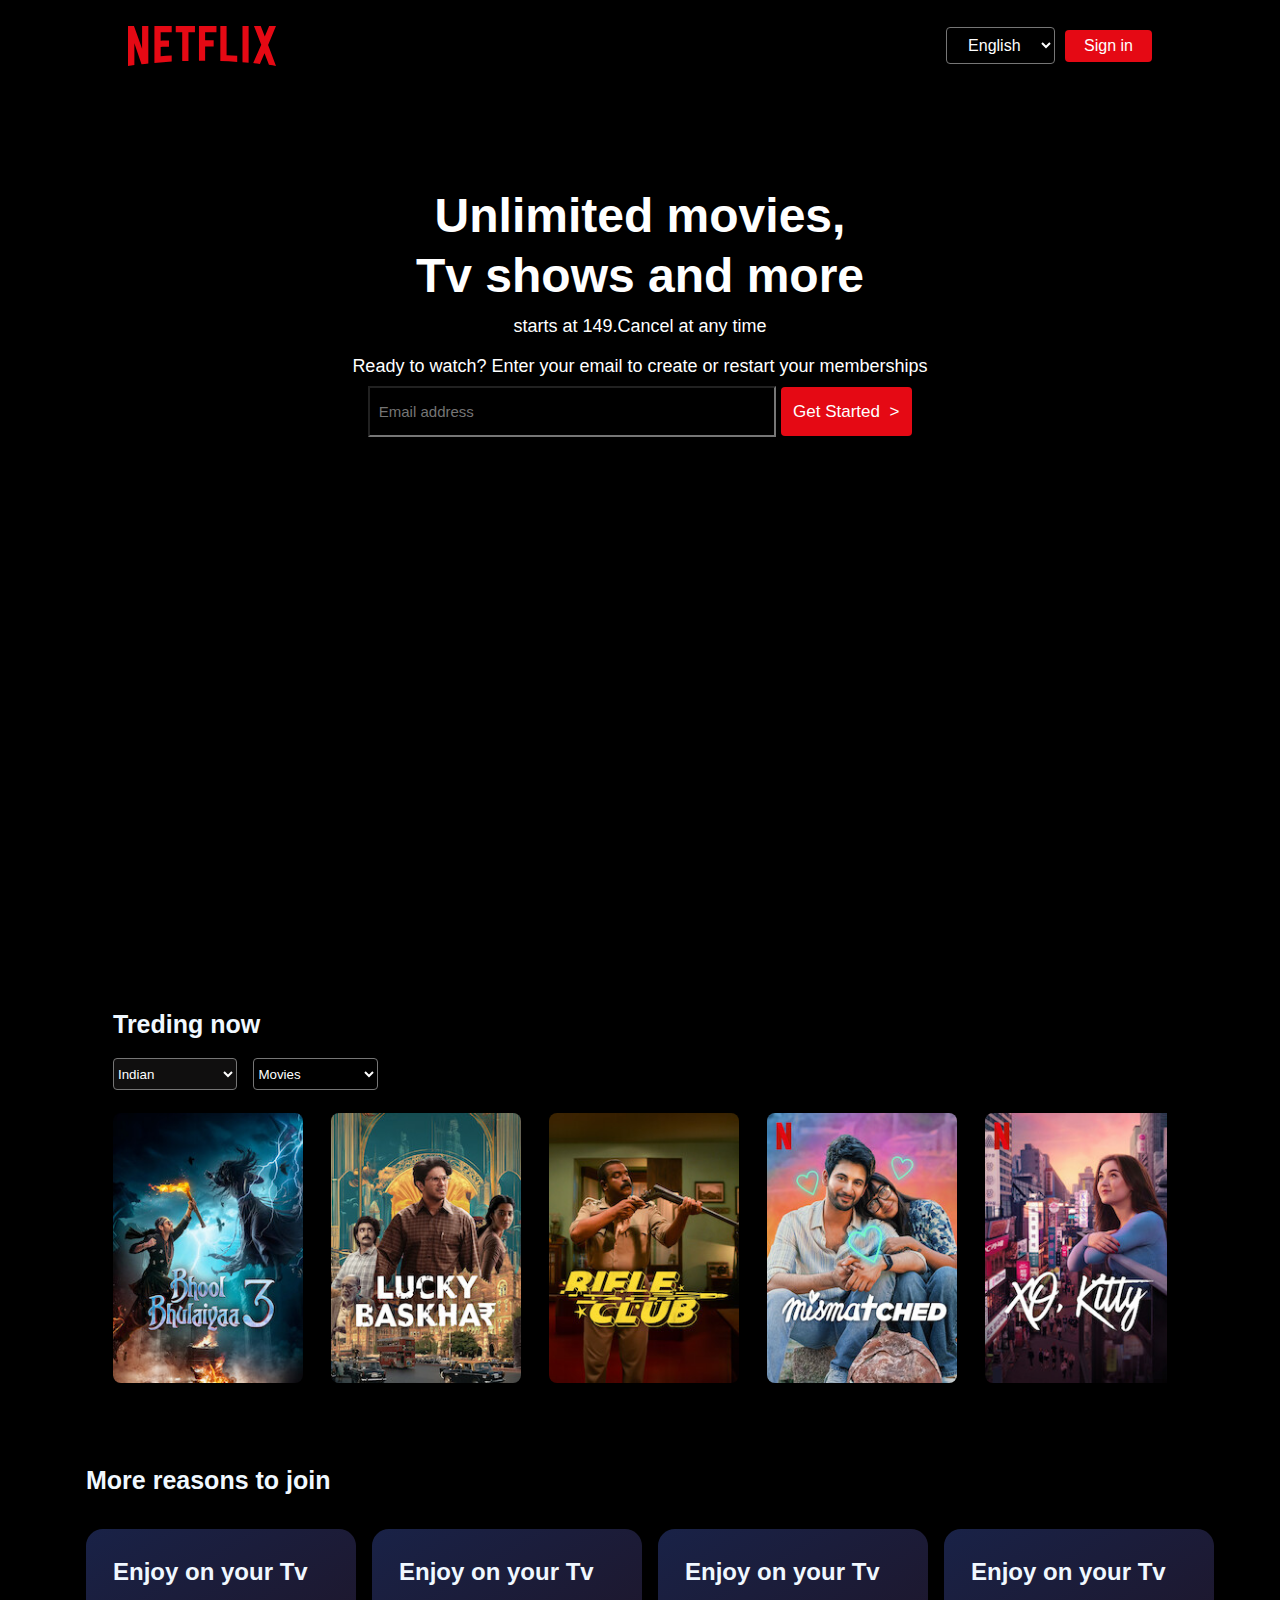
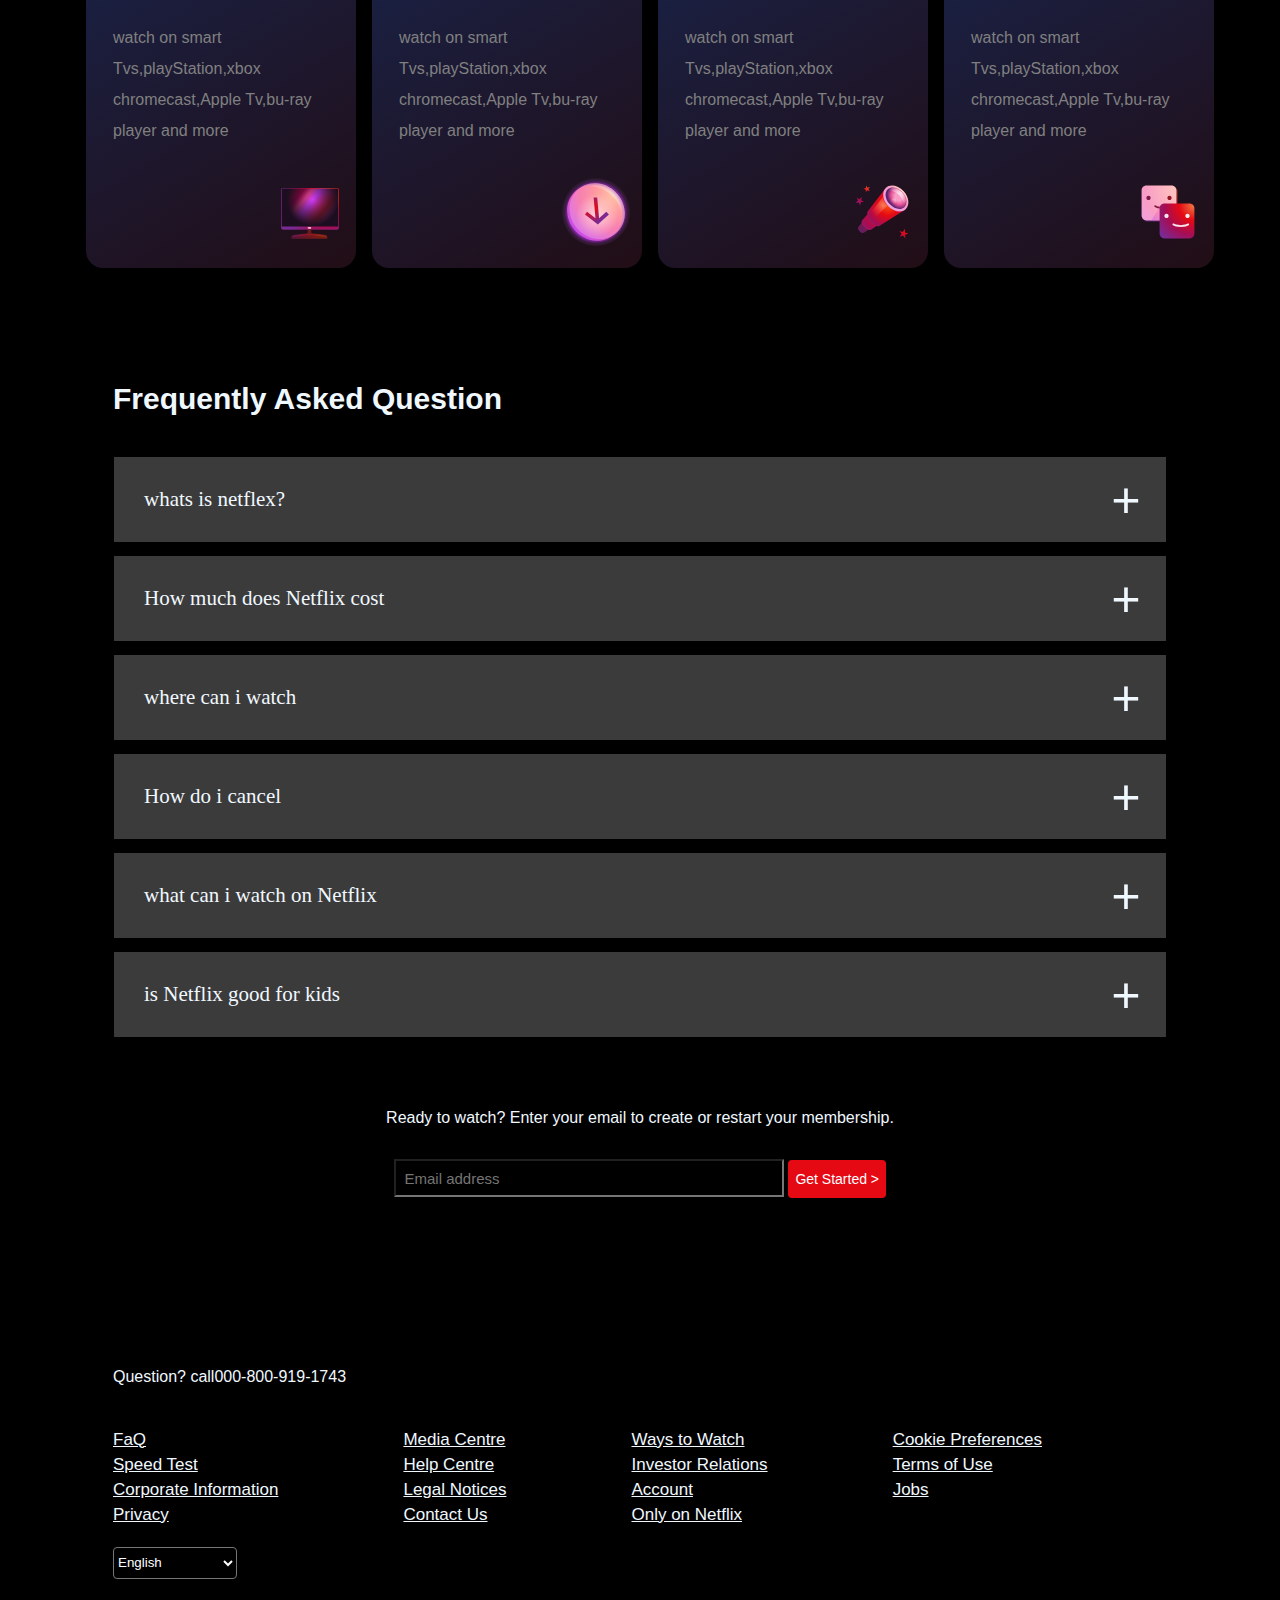
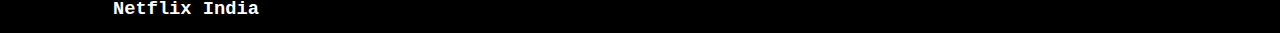
<file: index.html>
<!DOCTYPE html>
<html lang="en">

<head>
    <meta charset="UTF-8">
    <meta name="viewport" content="width=device-width, initial-scale=1.0">
    <title>Document</title>
    <link rel="stylesheet" href="netflixstyle1.css">

</head>

<body>
<div class="bkgimg">
    <header>
        
        <nav>
            <ul class="ul1">
                <li class="netfl">
                    <svg viewBox="0 0 111 30" version="1.1" xmlns="http://www.w3.org/2000/svg" xmlns:xlink="http://www.w3.org/1999/xlink" aria-hidden="true" role="img" class="default-ltr-cache-1d568uk ev1dnif2"><g><path d="M105.06233,14.2806261 L110.999156,30 C109.249227,29.7497422 107.500234,29.4366857 105.718437,29.1554972 L102.374168,20.4686475 L98.9371075,28.4375293 C97.2499766,28.1563408 95.5928391,28.061674 93.9057081,27.8432843 L99.9372012,14.0931671 L94.4680851,-5.68434189e-14 L99.5313525,-5.68434189e-14 L102.593495,7.87421502 L105.874965,-5.68434189e-14 L110.999156,-5.68434189e-14 L105.06233,14.2806261 Z M90.4686475,-5.68434189e-14 L85.8749649,-5.68434189e-14 L85.8749649,27.2499766 C87.3746368,27.3437061 88.9371075,27.4055675 90.4686475,27.5930265 L90.4686475,-5.68434189e-14 Z M81.9055207,26.93692 C77.7186241,26.6557316 73.5307901,26.4064111 69.250164,26.3117443 L69.250164,-5.68434189e-14 L73.9366389,-5.68434189e-14 L73.9366389,21.8745899 C76.6248008,21.9373887 79.3120255,22.1557784 81.9055207,22.2804387 L81.9055207,26.93692 Z M64.2496954,10.6561065 L64.2496954,15.3435186 L57.8442216,15.3435186 L57.8442216,25.9996251 L53.2186709,25.9996251 L53.2186709,-5.68434189e-14 L66.3436123,-5.68434189e-14 L66.3436123,4.68741213 L57.8442216,4.68741213 L57.8442216,10.6561065 L64.2496954,10.6561065 Z M45.3435186,4.68741213 L45.3435186,26.2498828 C43.7810479,26.2498828 42.1876465,26.2498828 40.6561065,26.3117443 L40.6561065,4.68741213 L35.8121661,4.68741213 L35.8121661,-5.68434189e-14 L50.2183897,-5.68434189e-14 L50.2183897,4.68741213 L45.3435186,4.68741213 Z M30.749836,15.5928391 C28.687787,15.5928391 26.2498828,15.5928391 24.4999531,15.6875059 L24.4999531,22.6562939 C27.2499766,22.4678976 30,22.2495079 32.7809542,22.1557784 L32.7809542,26.6557316 L19.812541,27.6876933 L19.812541,-5.68434189e-14 L32.7809542,-5.68434189e-14 L32.7809542,4.68741213 L24.4999531,4.68741213 L24.4999531,10.9991564 C26.3126816,10.9991564 29.0936358,10.9054269 30.749836,10.9054269 L30.749836,15.5928391 Z M4.78114163,12.9684132 L4.78114163,29.3429562 C3.09401069,29.5313525 1.59340144,29.7497422 0,30 L0,-5.68434189e-14 L4.4690224,-5.68434189e-14 L10.562377,17.0315868 L10.562377,-5.68434189e-14 L15.2497891,-5.68434189e-14 L15.2497891,28.061674 C13.5935889,28.3437998 11.906458,28.4375293 10.1246602,28.6868498 L4.78114163,12.9684132 Z"></path></g></svg>    
                </li>
                <div class="btn-cont">
                <li>
                    <select class="select1">
                        <option>English</option>
                        <option>Tamil</option>
                    </select>
                </li>
                <li> <input type="button" value="Sign in" class="btn1"> </li>
            </div>
            </ul>
        </nav>
    </header>
    <main>
        <section>
            <article class="article1">
                <h1> Unlimited movies,</h1>
                <h1>Tv shows and more</h1>
                <p>starts at 149.Cancel at any time</p>
                <p>Ready to watch? Enter your email to create or restart your memberships</p>
                <input type="text" class="name1" placeholder="Email address">
                <input type="button" class="button1" value="Get Started  >">
                </div>
            </article>
</div>
            <article class="article2">
                <h2><span class="arthead">Treding now<span></h2>
                <ul class="art2li">
                    <li><select class="art2li1">
                        <option value="Indian">Indian</option>
                        <option value="Global">Global</option>
                    </select></li>
                    <li><select class="art2li2">
                        <option value="Movies">Movies</option>
                        <option value="Tv Shows">Tv Shows</option>
                    </select></li>
                
                </ul>
                <div class="cardbox">
                    <div class="card1"><img src="card-1.jpg" class="item" alt="Bhool Bhulaiyaa" ></div>
                    <div class="card2"><img src="card-2.jpg" class="item" alt="lucky Baskar" ></div>
                    <div class="card3"><img src="car-3.jpg" class="item"alt="Mission imposiible"  ></div>
                    <div class="card4"><img src="card-4.jpg" class="item"alt="Amaran"  ></div>
                    <div class="card5"><img src="card-5.jpg" class="item"alt="Laila manju"  ></div>
                    <div class="card6"><img src="card-6.jpg" class="item"alt="Vicky vidya"  ></div>
                    <div class="card7"><img src="card-7.jpg" class="item"alt="Beast"  ></div>
                    <div class="card8"><img src="card-8.jpg" class="item"alt="Veere di wedding"  ></div>
                    <div class="card9"><img src="card-9.jpg" class="item"alt="Devara"  ></div>
                    <div class="card10"><img src="card-10.jpg" class="item"alt="Leo"  ></div>
                </div>
            </article>
            <article class="article3">
                <div class="boxhead">More reasons to join</div>
                <div class="boxcontainer">
                    <div class="box1" id="box">
                        <h2>Enjoy on your Tv</h2>
                        <p>watch on smart Tvs,playStation,xbox chromecast,Apple Tv,bu-ray player and more</p>
                        <div class="icon">
                            <svg width="72" height="72" viewBox="0 0 72 72" fill="none"><g id="television-core-small"><path id="Vector" fill-rule="evenodd" clip-rule="evenodd" d="M37.2 53.3992C37.2 52.7365 36.6628 52.1992 36 52.1992H34.8C34.1373 52.1992 33.6 52.7365 33.6 53.3992V56.2636C33.6 56.9129 33.0834 57.4433 32.4347 57.4739C30.3013 57.5744 28.1719 57.7834 26.0546 58.1011L19.444 59.0926C18.2692 59.2688 17.4 60.2782 17.4 61.4662V62.0992C17.4 62.4304 17.6686 62.6992 18 62.6992H52.8C53.1314 62.6992 53.4 62.4304 53.4 62.0992V61.4662C53.4 60.2782 52.5309 59.2688 51.3561 59.0926L44.7454 58.1011C42.6282 57.7834 40.4987 57.5744 38.3653 57.4739C37.7167 57.4433 37.2 56.9129 37.2 56.2636V53.3992Z" fill="url(#paint0_radial_5179_1308)"></path><path id="Vector_2" d="M18.6 60.7388C18.6 60.2306 18.9587 59.796 19.4602 59.711C22.0196 59.2775 29.7585 58.0508 35.4 58.0508C41.0415 58.0508 48.7804 59.2775 51.3398 59.711C51.8412 59.796 52.2 60.2306 52.2 60.7388C52.2 60.902 52.0575 61.0268 51.8967 61.0004C50.1219 60.707 40.9704 59.2409 35.4 59.2409C29.8295 59.2409 20.678 60.707 18.9033 61.0004C18.7425 61.0268 18.6 60.902 18.6 60.7388Z" fill="url(#paint1_radial_5179_1308)"></path><path id="Vector_3" d="M63 12H8.99995C8.00584 12 7.19995 12.8059 7.19995 13.8V51.6C7.19995 52.5941 8.00584 53.4 8.99995 53.4H63C63.9941 53.4 64.8 52.5941 64.8 51.6V13.8C64.8 12.8059 63.9941 12 63 12Z" fill="url(#paint2_linear_5179_1308)"></path><path id="Vector_4" d="M63 12H8.99995C8.00584 12 7.19995 12.8059 7.19995 13.8V51.6C7.19995 52.5941 8.00584 53.4 8.99995 53.4H63C63.9941 53.4 64.8 52.5941 64.8 51.6V13.8C64.8 12.8059 63.9941 12 63 12Z" fill="url(#paint3_radial_5179_1308)"></path><path id="Vector_5" fill-rule="evenodd" clip-rule="evenodd" d="M8.99995 12.6H63C63.663 12.6 64.2 13.1372 64.2 13.8V50.4H7.79995V13.8C7.79995 13.1372 8.33719 12.6 8.99995 12.6ZM7.19995 50.4V13.8C7.19995 12.8059 8.00581 12 8.99995 12H63C63.9942 12 64.8 12.8059 64.8 13.8V50.4V51.6C64.8 52.5941 63.9942 53.4 63 53.4H8.99995C8.00581 53.4 7.19995 52.5941 7.19995 51.6V50.4Z" fill="url(#paint4_radial_5179_1308)"></path><path id="Vector_6" d="M35.4 52.8C36.3941 52.8 37.2 52.3971 37.2 51.9C37.2 51.4029 36.3941 51 35.4 51C34.4059 51 33.6 51.4029 33.6 51.9C33.6 52.3971 34.4059 52.8 35.4 52.8Z" fill="url(#paint5_radial_5179_1308)"></path></g><defs><radialGradient id="paint0_radial_5179_1308" cx="0" cy="0" r="1" gradientUnits="userSpaceOnUse" gradientTransform="translate(50.3269 49.3723) rotate(118.526) scale(55.1579 46.2871)"><stop stop-color="#802600"></stop><stop offset="0.333333" stop-color="#6F181D"></stop><stop offset="0.666667" stop-color="#5B1333"></stop><stop offset="1" stop-color="#391945"></stop></radialGradient><radialGradient id="paint1_radial_5179_1308" cx="0" cy="0" r="1" gradientUnits="userSpaceOnUse" gradientTransform="translate(48.1077 53.6128) rotate(158.116) scale(32.7275 42.219)"><stop stop-color="#99421D"></stop><stop offset="0.333333" stop-color="#99161D"></stop><stop offset="0.666667" stop-color="#7D1845"></stop><stop offset="1" stop-color="#59216E"></stop></radialGradient><linearGradient id="paint2_linear_5179_1308" x1="10.4727" y1="14.9572" x2="56.1755" y2="51.4814" gradientUnits="userSpaceOnUse"><stop stop-color="#99161D"></stop><stop offset="0.245283" stop-color="#CA005B"></stop><stop offset="0.346698" stop-color="#FF479A"></stop><stop offset="0.46934" stop-color="#CC3CFF"></stop><stop offset="0.735849" stop-color="#BC1A22"></stop><stop offset="1" stop-color="#C94FF5"></stop></linearGradient><radialGradient id="paint3_radial_5179_1308" cx="0" cy="0" r="1" gradientUnits="userSpaceOnUse" gradientTransform="translate(38.6181 23.8286) rotate(90) scale(25.9571 25.8545)"><stop stop-color="#1C0E20" stop-opacity="0"></stop><stop offset="1" stop-color="#1C0E20"></stop></radialGradient><radialGradient id="paint4_radial_5179_1308" cx="0" cy="0" r="1" gradientUnits="userSpaceOnUse" gradientTransform="translate(54 20.1938) rotate(144.293) scale(47.2897 44.8232)"><stop stop-color="#EF7744"></stop><stop offset="0.333333" stop-color="#E50914"></stop><stop offset="0.666667" stop-color="#A70D53"></stop><stop offset="1" stop-color="#792A95"></stop></radialGradient><radialGradient id="paint5_radial_5179_1308" cx="0" cy="0" r="1" gradientUnits="userSpaceOnUse" gradientTransform="translate(36.525 51.3562) rotate(135) scale(4.58735)"><stop stop-color="#FFDCCC"></stop><stop offset="0.333333" stop-color="#FFBDC0"></stop><stop offset="0.666667" stop-color="#F89DC6"></stop><stop offset="1" stop-color="#E4A1FA"></stop></radialGradient></defs></svg>
                        </div>
                    </div>
                    <div class="box2" id="box"><h2>Enjoy on your Tv</h2>
                        <p>watch on smart Tvs,playStation,xbox chromecast,Apple Tv,bu-ray player and more</p>
                        <div class="icon">
                            <svg width="72" height="72" viewBox="0 0 72 72" fill="none"><g id="download-core-small"><path id="Vector" d="M36 70.2008C54.8882 70.2008 70.2001 54.8889 70.2001 36.0008C70.2001 17.1126 54.8882 1.80078 36 1.80078C17.1119 1.80078 1.80005 17.1126 1.80005 36.0008C1.80005 54.8889 17.1119 70.2008 36 70.2008Z" fill="url(#paint0_radial_5179_7940)"></path><path id="Vector_2" opacity="0.4" d="M64.7658 36.195C65.5206 51.5916 53.7908 63.5824 38.5668 62.977C23.3428 62.3722 10.3893 49.4 9.63446 34.0034C8.87954 18.6068 20.6091 6.61594 35.8331 7.22116C51.0571 7.82638 64.0104 20.7984 64.7658 36.195Z" fill="url(#paint1_radial_5179_7940)"></path><path id="Vector_3" d="M62.3657 37.9958C63.1205 53.3924 51.3908 65.3832 36.1668 64.7778C20.9428 64.173 7.9893 51.2008 7.23444 35.8041C6.47952 20.4075 18.2091 8.41672 33.4331 9.02194C48.6571 9.62716 61.6103 22.5992 62.3657 37.9958Z" fill="url(#paint2_radial_5179_7940)"></path><path id="Vector_4" opacity="0.5" d="M64.7658 36.195C65.5206 51.5916 53.7908 63.5824 38.5668 62.977C23.3428 62.3722 10.3893 49.4 9.63446 34.0034C8.87954 18.6068 20.6091 6.61594 35.8331 7.22116C51.0571 7.82638 64.0104 20.7984 64.7658 36.195Z" fill="url(#paint3_radial_5179_7940)"></path><path id="Vector_5" opacity="0.6" d="M36.9 60.6C48.6636 60.6 58.2 51.0637 58.2 39.3C58.2 27.5363 48.6636 18 36.9 18C25.1363 18 15.6 27.5363 15.6 39.3C15.6 51.0637 25.1363 60.6 36.9 60.6Z" fill="url(#paint4_radial_5179_7940)"></path><path id="Vector_6" fill-rule="evenodd" clip-rule="evenodd" d="M39.0849 42.2727L46.3387 35.76L48.8945 38.5142L38.9118 47.477L37.8466 48.4333L36.6071 47.477L24.9899 38.5142L27.0434 35.76L35.4849 42.2727L33.6 21.6016H37.2L39.0849 42.2727Z" fill="url(#paint5_radial_5179_7940)"></path><path id="Vector_7" opacity="0.4" fill-rule="evenodd" clip-rule="evenodd" d="M61.6566 34.9618C61.7832 35.3893 62.391 35.3233 62.3694 34.878C61.6962 21.1369 50.1509 9.55975 36.5817 9.01957C34.4606 8.93515 32.4155 9.12541 30.4772 9.55909C30.0745 9.64915 30.1575 10.2082 30.5697 10.2246C45.0094 10.7979 57.6246 21.2971 61.6566 34.9618Z" fill="url(#paint6_radial_5179_7940)"></path></g><defs><radialGradient id="paint0_radial_5179_7940" cx="0" cy="0" r="1" gradientUnits="userSpaceOnUse" gradientTransform="translate(36.0001 36.1837) rotate(-90) scale(34.3829)"><stop offset="0.782019" stop-color="#982DBE"></stop><stop offset="0.906819" stop-color="#B038DC" stop-opacity="0.2"></stop><stop offset="1" stop-color="#E4A1FA" stop-opacity="0"></stop></radialGradient><radialGradient id="paint1_radial_5179_7940" cx="0" cy="0" r="1" gradientUnits="userSpaceOnUse" gradientTransform="translate(52.9937 20.0992) rotate(135) scale(49.9836)"><stop stop-color="#FFDCCC"></stop><stop offset="0.333333" stop-color="#FFBDC0"></stop><stop offset="0.666667" stop-color="#F89DC6"></stop><stop offset="1" stop-color="#E4A1FA"></stop></radialGradient><radialGradient id="paint2_radial_5179_7940" cx="0" cy="0" r="1" gradientUnits="userSpaceOnUse" gradientTransform="translate(52.7999 19.6937) rotate(135) scale(53.1037)"><stop stop-color="#FFA984"></stop><stop offset="0.333333" stop-color="#FF787F"></stop><stop offset="0.666667" stop-color="#F45FA2"></stop><stop offset="1" stop-color="#C44AF1"></stop></radialGradient><radialGradient id="paint3_radial_5179_7940" cx="0" cy="0" r="1" gradientUnits="userSpaceOnUse" gradientTransform="translate(52.9937 20.0992) rotate(135) scale(49.9836)"><stop stop-color="#FFDCCC"></stop><stop offset="0.333333" stop-color="#FFBDC0"></stop><stop offset="0.666667" stop-color="#F89DC6"></stop><stop offset="1" stop-color="#E4A1FA"></stop></radialGradient><radialGradient id="paint4_radial_5179_7940" cx="0" cy="0" r="1" gradientUnits="userSpaceOnUse" gradientTransform="translate(36.9 39.3) scale(21.3)"><stop stop-color="white"></stop><stop offset="1" stop-color="white" stop-opacity="0"></stop></radialGradient><radialGradient id="paint5_radial_5179_7940" cx="0" cy="0" r="1" gradientUnits="userSpaceOnUse" gradientTransform="translate(31.2 32.1016) rotate(39.5226) scale(15.5567)"><stop stop-color="#EF7744"></stop><stop offset="0.2406" stop-color="#E50914"></stop><stop offset="1" stop-color="#792A95"></stop></radialGradient><radialGradient id="paint6_radial_5179_7940" cx="0" cy="0" r="1" gradientUnits="userSpaceOnUse" gradientTransform="translate(50.7 21.3) rotate(-180) scale(30)"><stop stop-color="white"></stop><stop offset="1" stop-color="white" stop-opacity="0"></stop></radialGradient></defs></svg>
                        </div>
                    </div>
                        <div class="box3" id="box">
                        <h2>Enjoy on your Tv</h2>
                        <p>watch on smart Tvs,playStation,xbox chromecast,Apple Tv,bu-ray player and more</p>
                    <div class="icon">
                        <svg width="72" height="72" viewBox="0 0 72 72" fill="none"><g id="telescope-core-small"><path id="Vector" d="M24.0492 36.6016L33.6 46.3898L17.8029 56.8633C17.8029 56.8633 15.8891 57.6983 13.625 55.2638C11.361 52.8293 12.1235 51.238 12.1235 51.238L24.0492 36.6016Z" fill="url(#paint0_radial_5179_1664)"></path><path id="Vector_2" d="M25.0344 34.1992L36 46.151L25.0616 53.8043C25.0616 53.8043 21.8289 55.0984 18.0987 51.0172C14.3686 46.9358 15.9198 44.5105 15.9198 44.5105L25.0344 34.1992Z" fill="url(#paint1_radial_5179_1664)"></path><path id="Vector_3" d="M39 13.0195L59.1 33.6788L32.5325 50.4142C32.5325 50.4142 28.7459 50.2552 24.3978 45.4897C20.0498 40.7243 21.4096 35.8101 21.4096 35.8101L39 13.0195Z" fill="url(#paint2_radial_5179_1664)"></path><path id="Vector_4" d="M57.6709 15.3516C63.1044 21.2807 63.9858 29.2883 59.6386 33.2371C55.2916 37.186 47.3628 35.5806 41.9292 29.6515C36.4954 23.7224 35.6145 15.7148 39.9615 11.766C44.3084 7.81716 52.2372 9.42252 57.6709 15.3516Z" fill="url(#paint3_radial_5179_1664)"></path><path id="Vector_5" d="M58.3787 31.255C54.8121 34.5032 48.2143 33.0817 43.6421 28.0798C39.07 23.078 38.2547 16.39 41.8213 13.1419C45.3879 9.89364 51.9857 11.3152 56.5579 16.3171C61.1298 21.3189 61.9452 28.0069 58.3787 31.255Z" fill="url(#paint4_radial_5179_1664)"></path><path id="Vector_6" opacity="0.85" d="M59.6783 28.823C60.576 24.1785 59.6544 20.5934 56.1603 16.6199C52.6662 12.6464 47.3508 10.8657 43.7796 12.7598C39.371 15.098 48.3734 13.5961 53.4577 19.5815C57.8259 24.724 58.8516 33.1009 59.6783 28.823Z" fill="url(#paint5_radial_5179_1664)"></path><path id="Vector_7" opacity="0.4" d="M50.3979 25.2452C50.4549 26.7239 49.2932 27.7677 47.8032 27.5766C46.3131 27.3856 45.059 26.032 45.002 24.5532C44.945 23.0745 46.1067 22.0307 47.5968 22.2218C49.0868 22.4128 50.341 23.7664 50.3979 25.2452Z" fill="url(#paint6_radial_5179_1664)"></path><path id="Vector_8" opacity="0.6" d="M36.9217 21.0039L26.4258 34.3627C26.3297 36.4604 28.2903 39.5534 30.0334 40.8344L41.2345 29.9105C39.6 28.2005 36.9591 24.1025 36.9217 21.0039Z" fill="url(#paint7_radial_5179_1664)"></path><path id="Vector_9" fill-rule="evenodd" clip-rule="evenodd" d="M20.0576 9.60156L21.479 11.7187L24 11.0654L22.3575 13.0272L23.7789 15.1444L21.3424 14.2397L19.7 16.2016L19.8365 13.6806L17.4 12.7759L19.9209 12.1225L20.0576 9.60156ZM58.776 52.8016L58.9623 56.4685L62.4 57.4188L59.0774 58.7347L59.2637 62.4016L57.0239 59.548L53.7014 60.8638L55.6397 57.7843L53.4 54.9307L56.8377 55.8811L58.776 52.8016ZM15.206 24.2101L15.8768 21.0016L13.4793 23.1964L10.6853 21.5563L11.9975 24.553L9.59998 26.7478L12.8085 26.405L14.1207 29.4016L14.7915 26.1931L18 25.8502L15.206 24.2101Z" fill="url(#paint8_linear_5179_1664)"></path></g><defs><radialGradient id="paint0_radial_5179_1664" cx="0" cy="0" r="1" gradientUnits="userSpaceOnUse" gradientTransform="translate(36.6875 32.7016) rotate(135) scale(34.9134)"><stop stop-color="#99421D"></stop><stop offset="0.333333" stop-color="#99161D"></stop><stop offset="0.666667" stop-color="#7D1845"></stop><stop offset="1" stop-color="#59216E"></stop></radialGradient><radialGradient id="paint1_radial_5179_1664" cx="0" cy="0" r="1" gradientUnits="userSpaceOnUse" gradientTransform="translate(42.5937 27.2992) rotate(135) scale(44.5477 44.5279)"><stop stop-color="#EF7744"></stop><stop offset="0.333333" stop-color="#E50914"></stop><stop offset="0.666667" stop-color="#A70D53"></stop><stop offset="1" stop-color="#792A95"></stop></radialGradient><radialGradient id="paint2_radial_5179_1664" cx="0" cy="0" r="1" gradientUnits="userSpaceOnUse" gradientTransform="translate(42.3 29.106) rotate(135) scale(31.8127)"><stop stop-color="#FB540D"></stop><stop offset="0.333333" stop-color="#E50914"></stop><stop offset="0.666667" stop-color="#A70D53"></stop><stop offset="1" stop-color="#792A95"></stop></radialGradient><radialGradient id="paint3_radial_5179_1664" cx="0" cy="0" r="1" gradientUnits="userSpaceOnUse" gradientTransform="translate(57.675 14.7078) rotate(134.326) scale(24.0433 24.0367)"><stop stop-color="#FFDCCC"></stop><stop offset="0.333333" stop-color="#FFBDC0"></stop><stop offset="0.666667" stop-color="#F89DC6"></stop><stop offset="1" stop-color="#E4A1FA"></stop></radialGradient><radialGradient id="paint4_radial_5179_1664" cx="0" cy="0" r="1" gradientUnits="userSpaceOnUse" gradientTransform="translate(52.1305 21.273) rotate(141.875) scale(9.87138 12.8159)"><stop offset="0.307292" stop-color="#F89DC6"></stop><stop offset="0.645392" stop-color="#E75094"></stop><stop offset="1" stop-color="#59216E"></stop></radialGradient><radialGradient id="paint5_radial_5179_1664" cx="0" cy="0" r="1" gradientUnits="userSpaceOnUse" gradientTransform="translate(55.8 15.6) rotate(135) scale(13.1522)"><stop stop-color="white"></stop><stop offset="1" stop-color="white" stop-opacity="0"></stop></radialGradient><radialGradient id="paint6_radial_5179_1664" cx="0" cy="0" r="1" gradientUnits="userSpaceOnUse" gradientTransform="translate(49.2362 22.9648) rotate(131.079) scale(5.08644 6.006)"><stop stop-color="white"></stop><stop offset="1" stop-color="white" stop-opacity="0"></stop></radialGradient><radialGradient id="paint7_radial_5179_1664" cx="0" cy="0" r="1" gradientUnits="userSpaceOnUse" gradientTransform="translate(36.8758 29.1353) rotate(137.622) scale(13.5764)"><stop stop-color="#FFA984"></stop><stop offset="1" stop-color="#F7636B" stop-opacity="0"></stop></radialGradient><linearGradient id="paint8_linear_5179_1664" x1="44.65" y1="27.9016" x2="24.25" y2="48.3016" gradientUnits="userSpaceOnUse"><stop stop-color="#EF7744"></stop><stop offset="0.333333" stop-color="#E50914"></stop><stop offset="0.666667" stop-color="#A70D53"></stop><stop offset="1" stop-color="#792A95"></stop></linearGradient></defs></svg>
                    </div>
                    </div>
                    <div class="box4" id="box">
                        <h2>Enjoy on your Tv</h2>
                        <p>watch on smart Tvs,playStation,xbox chromecast,Apple Tv,bu-ray player and more</p>
                        <div class="icon">
                            <svg width="72" height="72" viewBox="0 0 72 72" fill="none"><g id="profiles-core-small"><path id="Vector" d="M10.8 15.6008C10.8 12.9499 12.949 10.8008 15.5999 10.8008H40.8C43.4509 10.8008 45.6 12.9498 45.6 15.6008V40.8007C45.6 43.4516 43.4509 45.6007 40.8 45.6007H15.6C12.949 45.6007 10.8 43.4517 10.8 40.8007V15.6008Z" fill="url(#paint0_radial_5179_7919)"></path><path id="Vector_2" d="M9.59998 14.4016C9.59998 11.7506 11.749 9.60162 14.4 9.60156H39.6C42.251 9.60156 44.4 11.7506 44.4 14.4016V39.6015C44.4 42.2525 42.251 44.4015 39.6 44.4015H14.4C11.749 44.4016 9.59998 42.2525 9.59998 39.6015V14.4016Z" fill="url(#paint1_radial_5179_7919)"></path><path id="Vector_3" d="M18.6 21.9008C18.6 23.0606 17.6598 24.0008 16.5 24.0008C15.3402 24.0008 14.4 23.0606 14.4 21.9008C14.4 20.741 15.3402 19.8008 16.5 19.8008C17.6598 19.8008 18.6 20.741 18.6 21.9008Z" fill="url(#paint2_radial_5179_7919)"></path><path id="Vector_4" d="M39.6 21.9008C39.6 23.0606 38.6598 24.0008 37.5 24.0008C36.3402 24.0008 35.4 23.0606 35.4 21.9008C35.4 20.741 36.3402 19.8008 37.5 19.8008C38.6598 19.8008 39.6 20.741 39.6 21.9008Z" fill="url(#paint3_radial_5179_7919)"></path><path id="Vector_5" d="M23.6713 29.4501C23.2437 29.1967 22.6917 29.3379 22.4383 29.7655C22.1848 30.1932 22.3261 30.7452 22.7537 30.9986C23.8254 31.6337 26.769 32.7744 30.6375 32.7744C34.506 32.7744 37.4497 31.6337 38.5213 30.9986C38.949 30.7452 39.0902 30.1932 38.8368 29.7655C38.5834 29.3379 38.0313 29.1967 37.6037 29.4501C36.8191 29.9151 34.194 30.9744 30.6375 30.9744C27.081 30.9744 24.456 29.9151 23.6713 29.4501Z" fill="url(#paint4_radial_5179_7919)"></path><path id="Vector_6" opacity="0.35" d="M19.2 44.4016H28.2L32.4 27.6016C30.2787 28.1801 28.4542 29.5387 27.2921 31.4053L19.2 44.4016Z" fill="url(#paint5_radial_5179_7919)"></path><path id="Vector_7" d="M27.6 32.4016C27.6 29.7506 29.749 27.6016 32.4 27.6016L57.6 27.6016C60.2508 27.6016 62.4 29.7506 62.4 32.4016V57.6015C62.4 60.2524 60.2508 62.4016 57.6 62.4016H32.4C29.749 62.4016 27.6 60.2524 27.6 57.6016V32.4016Z" fill="url(#paint6_radial_5179_7919)"></path><path id="Vector_8" d="M36.6 39.9008C36.6 41.0606 35.6598 42.0008 34.5 42.0008C33.3402 42.0008 32.4 41.0606 32.4 39.9008C32.4 38.741 33.3402 37.8008 34.5 37.8008C35.6598 37.8008 36.6 38.741 36.6 39.9008Z" fill="url(#paint7_radial_5179_7919)"></path><path id="Vector_9" d="M57.6 39.9008C57.6 41.0606 56.6598 42.0008 55.5 42.0008C54.3402 42.0008 53.4 41.0606 53.4 39.9008C53.4 38.741 54.3402 37.8008 55.5 37.8008C56.6598 37.8008 57.6 38.741 57.6 39.9008Z" fill="url(#paint8_radial_5179_7919)"></path><path id="Vector_10" d="M41.8213 47.6025C41.3937 47.349 40.8416 47.4903 40.5882 47.9179C40.3348 48.3455 40.476 48.8976 40.9037 49.1509C41.9753 49.786 44.919 50.9267 48.7875 50.9267C52.656 50.9267 55.5996 49.786 56.6713 49.1509C57.0989 48.8976 57.2402 48.3455 56.9867 47.9179C56.7333 47.4903 56.1813 47.349 55.7537 47.6025C54.969 48.0674 52.344 49.1267 48.7875 49.1267C45.231 49.1267 42.6059 48.0674 41.8213 47.6025Z" fill="url(#paint9_radial_5179_7919)"></path></g><defs><radialGradient id="paint0_radial_5179_7919" cx="0" cy="0" r="1" gradientUnits="userSpaceOnUse" gradientTransform="translate(39.075 17.6882) rotate(135) scale(32.8097)"><stop stop-color="#99421D"></stop><stop offset="0.333333" stop-color="#99161D"></stop><stop offset="0.666667" stop-color="#7D1845"></stop><stop offset="1" stop-color="#59216E"></stop></radialGradient><radialGradient id="paint1_radial_5179_7919" cx="0" cy="0" r="1" gradientUnits="userSpaceOnUse" gradientTransform="translate(62.4 8.70157) rotate(133.87) scale(75.3216)"><stop stop-color="#FFDCCC"></stop><stop offset="0.333333" stop-color="#FFBDC0"></stop><stop offset="0.666667" stop-color="#F89DC6"></stop><stop offset="1" stop-color="#E4A1FA"></stop></radialGradient><radialGradient id="paint2_radial_5179_7919" cx="0" cy="0" r="1" gradientUnits="userSpaceOnUse" gradientTransform="translate(60.3 11.1008) rotate(133.939) scale(68.7426 55.9547)"><stop stop-color="#99421D"></stop><stop offset="0.333333" stop-color="#99161D"></stop><stop offset="0.666667" stop-color="#7D1845"></stop><stop offset="1" stop-color="#59216E"></stop></radialGradient><radialGradient id="paint3_radial_5179_7919" cx="0" cy="0" r="1" gradientUnits="userSpaceOnUse" gradientTransform="translate(60.3 11.1008) rotate(133.939) scale(68.7426 55.9547)"><stop stop-color="#99421D"></stop><stop offset="0.333333" stop-color="#99161D"></stop><stop offset="0.666667" stop-color="#7D1845"></stop><stop offset="1" stop-color="#59216E"></stop></radialGradient><radialGradient id="paint4_radial_5179_7919" cx="0" cy="0" r="1" gradientUnits="userSpaceOnUse" gradientTransform="translate(60.3 11.0994) rotate(133.939) scale(68.7426 55.9548)"><stop stop-color="#99421D"></stop><stop offset="0.333333" stop-color="#99161D"></stop><stop offset="0.666667" stop-color="#7D1845"></stop><stop offset="1" stop-color="#59216E"></stop></radialGradient><radialGradient id="paint5_radial_5179_7919" cx="0" cy="0" r="1" gradientUnits="userSpaceOnUse" gradientTransform="translate(39.6 27.9016) rotate(135) scale(23.3345)"><stop stop-color="#FFA984"></stop><stop offset="0.333333" stop-color="#FF787F"></stop><stop offset="0.666667" stop-color="#F45FA2"></stop><stop offset="1" stop-color="#C44AF1"></stop></radialGradient><radialGradient id="paint6_radial_5179_7919" cx="0" cy="0" r="1" gradientUnits="userSpaceOnUse" gradientTransform="translate(61.8 29.7016) rotate(135) scale(43.2749)"><stop stop-color="#EF7744"></stop><stop offset="0.333333" stop-color="#E50914"></stop><stop offset="0.666667" stop-color="#A70D53"></stop><stop offset="1" stop-color="#792A95"></stop></radialGradient><radialGradient id="paint7_radial_5179_7919" cx="0" cy="0" r="1" gradientUnits="userSpaceOnUse" gradientTransform="translate(62.1 11.1008) rotate(137.146) scale(73.6614 60.3576)"><stop stop-color="#FFDCCC"></stop><stop offset="0.333333" stop-color="#FDF6F6"></stop><stop offset="0.666667" stop-color="#FADCE9"></stop><stop offset="1" stop-color="#E4A1FA"></stop></radialGradient><radialGradient id="paint8_radial_5179_7919" cx="0" cy="0" r="1" gradientUnits="userSpaceOnUse" gradientTransform="translate(62.1 11.1008) rotate(137.146) scale(73.6614 60.3576)"><stop stop-color="#FFDCCC"></stop><stop offset="0.333333" stop-color="#FDF6F6"></stop><stop offset="0.666667" stop-color="#FADCE9"></stop><stop offset="1" stop-color="#E4A1FA"></stop></radialGradient><radialGradient id="paint9_radial_5179_7919" cx="0" cy="0" r="1" gradientUnits="userSpaceOnUse" gradientTransform="translate(62.1 11.1017) rotate(137.146) scale(73.6614 60.3576)"><stop stop-color="#FFDCCC"></stop><stop offset="0.333333" stop-color="#FDF6F6"></stop><stop offset="0.666667" stop-color="#FADCE9"></stop><stop offset="1" stop-color="#E4A1FA"></stop></radialGradient></defs></svg>
                        </div>
                    </div>
                </div>
            </article>
            <article class="art3">
                <div class="head1">Frequently Asked Question</div>
                <div class="smallboxhead">
                <div class="smallbox">whats is netflex? <span class="span1">+</span></div>
                <div class="smallbox">How much does Netflix cost<span class="span1">+</span> </div>
                <div class="smallbox">where can i watch<span class="span1">+</span></div>
                <div class="smallbox">How do i cancel<span class="span1">+</span></div>
                <div class="smallbox"> what can i watch on Netflix<span class="span1">+</span></div>
                <div class="smallbox">is Netflix good for kids<span class="span1">+</span></div>
            </div>
            <div class="inputbox">
                <p class="inputboxinside">Ready to watch? Enter your email to create or restart your membership.</p>
            <input type="text" class="address" id="address" placeholder="Email address">
            <input type="button" class="button2" value="Get Started >">
        </div>
            </article>
        </section>
        <footer class="footerhead">
            <p class="footerhead1">Question? call<span>000-800-919-1743</span></p>
            <div class="footerpart">
                <p>FaQ</p>
                <p>Media Centre</p>
                <p>Ways to Watch</p>
                <p>Cookie Preferences</p>
                <p>Speed Test</p>
                <p>Help Centre</p>
                <p>Investor Relations</p>
                <p>Terms of Use</p>
                <p>Corporate Information</p>
                <p>Legal Notices</p>
                <p>Account</p>
                <p>Jobs</p>
                <p>Privacy</p>
                <p>Contact Us</p>
                <p>Only on Netflix</p>
            </div>
            <div>
                <ul class="lastone">
                    <li>
                        <select class="one">
                            <option>English</option>
                            <option>Tamil</option>
                        </select>
                    </li>
                </ul>
                <h3 class="lastpart">Netflix India</h3>
            </div>
            
        </footer>
    </main>
</body>

</html>
</file>
<file: netflixstyle1.css>
*{
    padding: 0px;
    margin: 0px;
    box-sizing: border-box;
}
body{
    /* background-image: linear-gradient(rgb(14, 13, 13) ,rgb(77, 19, 19)); */
    background-color: black;
    background-repeat: repeat-x; 
    color: aliceblue;  
    font-family: sans-serif !important;
}

.default-ltr-cache-1d568uk {
    width: 9.25rem;
    height: 2.5rem;
    color: rgb(229, 9, 20);
    fill: currentColor;
    display: block;
}
.btn-cont {
    display: flex;
    align-items: center;
    column-gap: 10px;
    /* margin-left: 10%; */
}
.ul1{
    display: flex;
    justify-content: space-between;
    gap: 1rem;
    padding-left: 10%;
    padding-right: 10%;
    padding-top: 2%;
}
.select1{
    font-size: 100%;
    
    padding: 8px 17px;
    border-radius: 0.25rem;
    background-color: black;
    color: white;
}
.btn1{
    background: rgb(229, 9, 20);
    color: rgb(255, 255, 255);
    border: none;
    font-size: 100%;
    font-weight: 500;
    border-radius: 0.25rem;
    padding: 7px 19px;
}
li{
    list-style-type: none;
}
.bkgimg {
    width: 100%;
    height: 100vh;
    background-image: linear-gradient(0deg, rgba(0,0,0,0.7), rgba(0,0,0,0.7)), url('https://assets.nflxext.com/ffe/siteui/vlv3/7a8c0067-a424-4e04-85f8-9e25a49a86ed/web/IN-en-20250120-TRIFECTA-perspective_860a95da-c386-446e-af83-fef8ddd80803_medium.jpg');
    background-size: cover;
}
/*article1*/
.article1{
    text-align: center;
    margin-top: 100px;
    padding: 20px;
    line-height: 40px;
    color: rgb(255,255,255);
    
}
.article1 h1{
    font-size: 3rem;
    line-height: 60px;
    
  
}
.article1 p{
    font-size:18px ;
}
.name1{
    font-size: 18px;
    padding: 8.5px;
    width: 408px;
    height:51px;
    font-size: 15px;
    background-color: black;
    color: white;
}
.button1{
    font-size:17px;
    padding: 10px;
    height:49px;
    background: rgb(229, 9, 20);
    border-radius:0.25rem;
    border: none;
    color: rgb(255, 255, 255);
    font-weight: 500;
    width: 131px;
}
/*article2*/
.article2{
    margin-top: 100px;
    padding: 10px 113px;
}
.art2li{
    margin-top: 19px;
    display: flex
;
    gap: 1rem;
    color:whitesmoke; 
         
}
.arthead{
    font-size: 25px;
    font-family: sans-serif;
}
.art2li1 
{
    height: 32px;
    width: 124.4px;
    border-radius: 0.25rem;
    background-color: rgb(16, 15, 15);
    color: white;
    
}

.art2li2
{
    height: 32px;
    width: 124.4px;
    border-radius: 0.25rem;
    background-color: black;
    color: white;
    
}
.cardbox{
    display: flex;
    gap: 1rem;
    overflow-x:scroll;
    overflow-y: hidden;
}
::-webkit-scrollbar{
    width: 0px;
}
.card1{
    border-radius: 10px;
}
.item{
    border-radius: 8px;
    width: 190px;
    height: 270px;
    margin-right: 12px;
    margin-top: 23px;
    
}
.item:hover{
    transform: translate(4px,4px);
    
}
/*  */
.boxhead{
    margin-top: 6%;
    font-size: 40px;
}
.boxcontainer{
    display: flex;
    flex-direction: row;
    flex-wrap: wrap;

    
}
#box{
    flex-grow: 1;
    margin-top: 3%;
    height: 339px;
    width: 250px;
    background: linear-gradient(149deg, #192247 0%, #210e17 96.86%);
    border-radius: 17px;
    padding: 18px 27px;
    margin-right: 16px;
    position: relative;
    line-height: 31px;
}
#box p{
    margin-top: 25px;
    color: gray;
}
.icon {
    position: absolute;
    bottom: 10px;
    right: 10px;
}
/*article3*/
.article3{
    margin-top: 40px;
    padding-left: 86px;
    padding-right: 50px;
}

.boxhead{
    font-size: 25px;
    font-family: sans-serif;
    font-weight:bold;
    
}
#box h2{
    line-height: 50px;
}



.address{
    font-size: 18px;
    padding: 8.5px;
    width: 37%;
    font-size: 15px;
    background-color: black;
    color: white;
    margin-top: 2%;
}
.button2{
    font-size:14px;
    padding: 7px;
    height:38px;
    background: rgb(229, 9, 20);
    border-radius:0.25rem;
    border: none;
    color: rgb(255, 255, 255);
    font-weight: 500;
}
/* */
.art3{
    margin-top: 100px;
    padding:14px 113px;

}
.art3 .head1{
    font-size: 30px;
    font-family: sans-serif;
    font-weight:bold;
    margin-bottom: 40px;
}

.smallbox{
    font-size: 21px;
    border: 1px solid black;
    background-color: rgb(60, 59, 59);
    padding: 30px;
    height: 87px;
    margin-top: 12px;
    font-family:cursive;
    position: relative;
}
.smallbox:hover{
    background-color: rgb(93, 92, 92);
}
.inputbox{
    line-height: 40px;
    text-align: center;
}
.inputboxinside{
    margin-top: 60px;
}
/*footer*/
.footerhead{
    margin-top: 100px;
    padding: 14px 113px;
}
.footerpart
{
    display:grid;
    grid-template-columns: repeat(4,auto);
    text-decoration: underline;
    line-height: 25px;
    font-size: 17px;
}
.footerhead1{
    line-height: 100px;
}
.lastone{
    margin-top: 20px;
    margin-bottom: 20px;
    
}
.one{
    height: 32px;
    width: 124.4px;
    border-radius: 0.25rem;
    background-color: black;
    color: white;
}
.lastpart{
    color:white;
    font-family: 'Courier New', Courier, monospace;
    margin-top: 20px;
    margin-right: 18px;
    line-height: 20px;
}
.span1{
    top: 18px;
    position: absolute;
    right: 25px;
    font-size: 50px;
    font-family: 'Courier New', Courier, monospace;
    font-weight: lighter;

}
@media (max-width:480px){
    /* nv */
    .default-ltr-cache-1d568uk {
        width: 6.25rem;
        height: 5.5rem;
        color: rgb(229, 9, 20);
        fill: currentColor;
        display: block;
        margin-left: -31px;
    }
    /* .btn-cont {
        display: flex;
        align-items: center;
        column-gap: 11px;
        margin-left: 81px;
    }
    .ul1 {
        padding: 5px 66px 28px;
    } */
/* article1 */
.article1 h1 {
    font-size: 31px;
    line-height: 38px;
}
.article1 p {
    font-size: 17px;
}
.name1 {
    padding: 18.5px;
        width: 234px;
        height: 47px;
        font-size: 11px;
        background-color: black;
        color: white;
        margin: 20px;
}
.button1 {
    font-size: 13px;
    padding: 7px;
    height: 45px;
    background: rgb(229, 9, 20);
    border-radius: 0.25rem;
    border: none;
    color: rgb(255, 255, 255);
    font-weight: 700;
    width: 119px;
}
/* artciel2 */
.article2 {
    margin-top: 100px;
    padding: 11px 30px;
}
.arthead {
    font-size: 20px;
    font-family: sans-serif;
}
.item {
    border-radius: 8px;
    width: 132px;
    height: 172px;
    margin-right: 1px;
    margin-top: 15px;
}
.art2li1{
display: none;
} .art2li2
{
    display: none;
}
.boxhead{
    margin-bottom: 1px;
    
}
.article3{
    margin-bottom: 50px;
    padding-left: 24px;
}

#box{
    margin-top: 15px;
}
/*  */
.art3 .head1 {
    font-size: 20px;
}
.art3 {
    margin-top: 100px;
    padding: 0px 47px;
}
.smallbox {
    font-size: 16px;
    border: 1px solid black;
    background-color: rgb(60, 59, 59);
    padding: 22px 15px;
    height: 67px;
    margin-top: 12px;
    font-family: sans-serif;
    position: relative;
}
.span1 {
    top: 19px;
    position: absolute;
    right: 30px;
    font-size: 30px;
    font-family: 'Courier New', Courier, monospace;
    font-weight: bold;
}
.footerpart {
    display: grid;
    grid-template-columns: repeat(1, auto);
    text-decoration: underline;
    line-height: 34px;
    font-size: 15px;
    margin-left: -4rem;
    color: #948c8c;
}
.footerhead {
    margin-top: 24px;
    padding: 20px 84px;
}
.footerhead1 {
    line-height: 35px;
}
}
</file>
